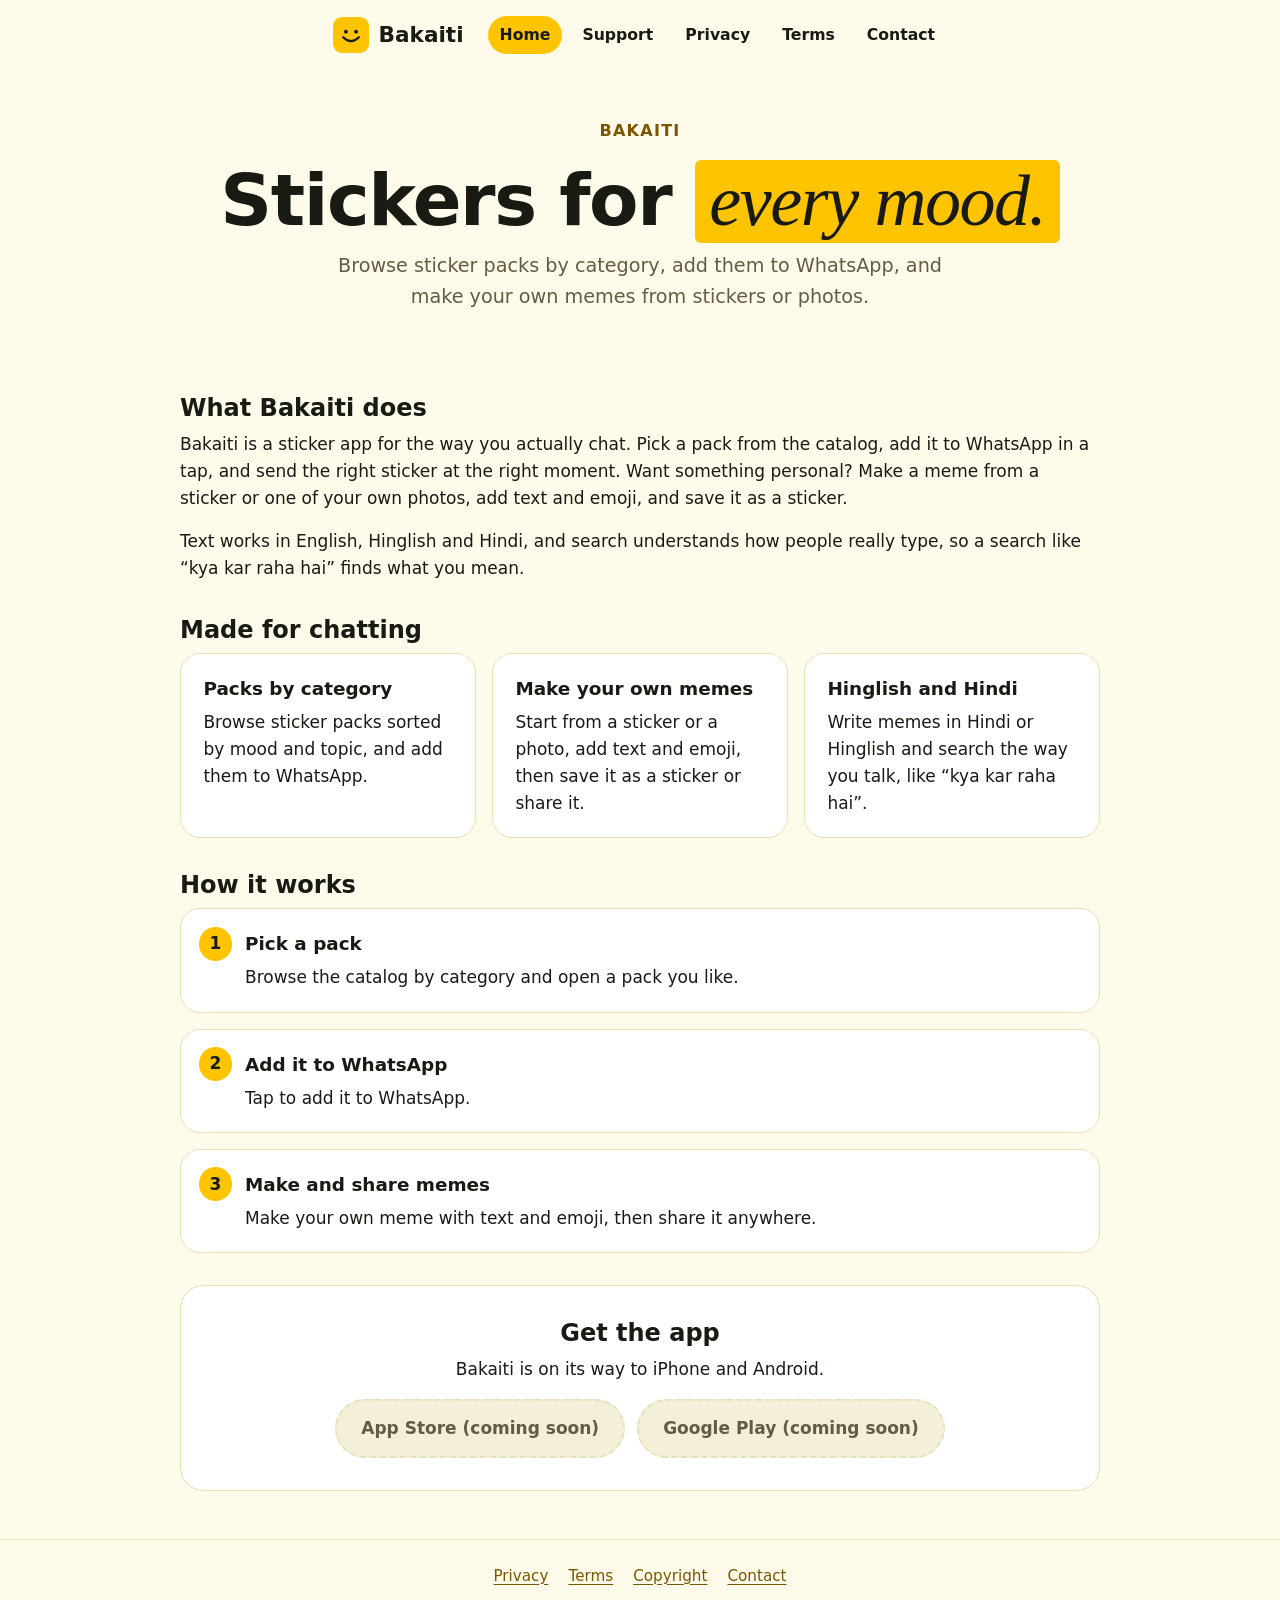
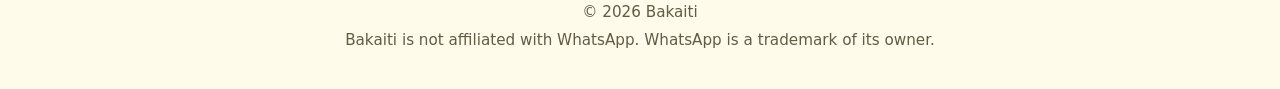
<file: index.html>
<!DOCTYPE html>
<html lang="en">
<head>
  <meta charset="utf-8">
  <meta name="viewport" content="width=device-width, initial-scale=1">
  <title>Bakaiti - Stickers for every mood.</title>
  <meta name="description" content="Bakaiti is a sticker and meme app. Browse sticker packs by category, add them to WhatsApp, and make your own memes with text and emoji.">
  <meta name="color-scheme" content="light dark">
  <link rel="icon" href="favicon.svg" type="image/svg+xml">
  <link rel="stylesheet" href="css/style.css">
</head>
<body>
  <a class="skip" href="#main">Skip to content</a>
  <header class="site-header">
    <a class="brand" href="index.html"><img src="favicon.svg" alt="" width="36" height="36"><span>Bakaiti</span></a>
    <nav aria-label="Main">
      <ul>
        <li><a href="index.html" aria-current="page">Home</a></li>
        <li><a href="support.html">Support</a></li>
        <li><a href="privacy.html">Privacy</a></li>
        <li><a href="terms.html">Terms</a></li>
        <li><a href="contact.html">Contact</a></li>
      </ul>
    </nav>
  </header>
  <main id="main">

    <section class="hero">
      <p class="name">Bakaiti</p>
      <h1>Stickers for <span class="accent">every mood.</span></h1>
      <p class="lead">Browse sticker packs by category, add them to WhatsApp, and make your own memes from stickers or photos.</p>
    </section>

    <section aria-labelledby="what">
      <h2 id="what">What Bakaiti does</h2>
      <p>Bakaiti is a sticker app for the way you actually chat. Pick a pack from the catalog, add it to WhatsApp in a tap, and send the right sticker at the right moment. Want something personal? Make a meme from a sticker or one of your own photos, add text and emoji, and save it as a sticker.</p>
      <p>Text works in English, Hinglish and Hindi, and search understands how people really type, so a search like &ldquo;kya kar raha hai&rdquo; finds what you mean.</p>
    </section>

    <section aria-labelledby="features">
      <h2 id="features">Made for chatting</h2>
      <div class="grid three">
        <article class="card"><h3>Packs by category</h3><p>Browse sticker packs sorted by mood and topic, and add them to WhatsApp.</p></article>
        <article class="card"><h3>Make your own memes</h3><p>Start from a sticker or a photo, add text and emoji, then save it as a sticker or share it.</p></article>
        <article class="card"><h3>Hinglish and Hindi</h3><p>Write memes in Hindi or Hinglish and search the way you talk, like &ldquo;kya kar raha hai&rdquo;.</p></article>
      </div>
    </section>

    <section aria-labelledby="how">
      <h2 id="how">How it works</h2>
      <ol class="steps">
        <li><h3>Pick a pack</h3>Browse the catalog by category and open a pack you like.</li>
        <li><h3>Add it to WhatsApp</h3>Tap to add it to WhatsApp.</li>
        <li><h3>Make and share memes</h3>Make your own meme with text and emoji, then share it anywhere.</li>
      </ol>
    </section>

    <section class="cta" aria-labelledby="get">
      <h2 id="get" style="margin-top:0">Get the app</h2>
      <p>Bakaiti is on its way to iPhone and Android.</p>
      <div class="buttons">
        <span class="btn btn-disabled" role="link" aria-disabled="true">App Store (coming soon)</span>
        <span class="btn btn-disabled" role="link" aria-disabled="true">Google Play (coming soon)</span>
      </div>
    </section>
  </main>
  <footer class="site-footer">
    <nav aria-label="Footer">
      <ul>
        <li><a href="privacy.html">Privacy</a></li>
        <li><a href="terms.html">Terms</a></li>
        <li><a href="copyright.html">Copyright</a></li>
        <li><a href="contact.html">Contact</a></li>
      </ul>
    </nav>
    <p>&copy; 2026 Bakaiti</p>
    <p>Bakaiti is not affiliated with WhatsApp. WhatsApp is a trademark of its owner.</p>
  </footer>
</body>
</html>
</file>
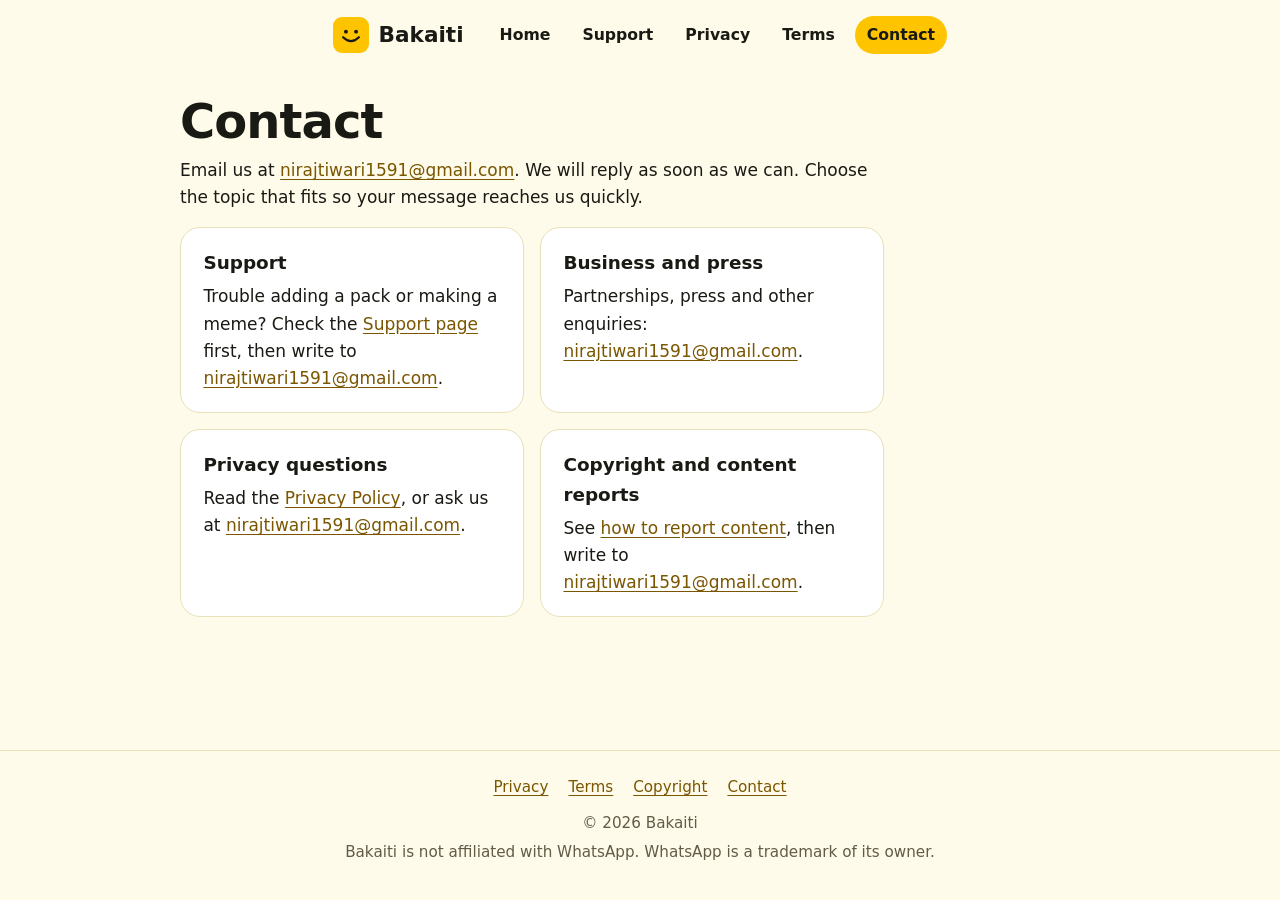
<file: contact.html>
<!DOCTYPE html>
<html lang="en">
<head>
  <meta charset="utf-8">
  <meta name="viewport" content="width=device-width, initial-scale=1">
  <title>Contact - Bakaiti</title>
  <meta name="description" content="How to contact the Bakaiti team about support, business and press, privacy, or copyright and content reports.">
  <meta name="color-scheme" content="light dark">
  <link rel="icon" href="favicon.svg" type="image/svg+xml">
  <link rel="stylesheet" href="css/style.css">
</head>
<body>
  <a class="skip" href="#main">Skip to content</a>
  <header class="site-header">
    <a class="brand" href="index.html"><img src="favicon.svg" alt="" width="36" height="36"><span>Bakaiti</span></a>
    <nav aria-label="Main">
      <ul>
        <li><a href="index.html">Home</a></li>
        <li><a href="support.html">Support</a></li>
        <li><a href="privacy.html">Privacy</a></li>
        <li><a href="terms.html">Terms</a></li>
        <li><a href="contact.html" aria-current="page">Contact</a></li>
      </ul>
    </nav>
  </header>
  <main id="main">

    <div class="prose">
      <h1>Contact</h1>
      <p>Email us at <a href="mailto:nirajtiwari1591@gmail.com">nirajtiwari1591@gmail.com</a>. We will reply as soon as we can. Choose the topic that fits so your message reaches us quickly.</p>
      <div class="grid two">
        <article class="card"><h3>Support</h3><p>Trouble adding a pack or making a meme? Check the <a href="support.html">Support page</a> first, then write to <a href="mailto:nirajtiwari1591@gmail.com">nirajtiwari1591@gmail.com</a>.</p></article>
        <article class="card"><h3>Business and press</h3><p>Partnerships, press and other enquiries: <a href="mailto:nirajtiwari1591@gmail.com">nirajtiwari1591@gmail.com</a>.</p></article>
        <article class="card"><h3>Privacy questions</h3><p>Read the <a href="privacy.html">Privacy Policy</a>, or ask us at <a href="mailto:nirajtiwari1591@gmail.com">nirajtiwari1591@gmail.com</a>.</p></article>
        <article class="card"><h3>Copyright and content reports</h3><p>See <a href="copyright.html">how to report content</a>, then write to <a href="mailto:nirajtiwari1591@gmail.com">nirajtiwari1591@gmail.com</a>.</p></article>
      </div>
    </div>
  </main>
  <footer class="site-footer">
    <nav aria-label="Footer">
      <ul>
        <li><a href="privacy.html">Privacy</a></li>
        <li><a href="terms.html">Terms</a></li>
        <li><a href="copyright.html">Copyright</a></li>
        <li><a href="contact.html">Contact</a></li>
      </ul>
    </nav>
    <p>&copy; 2026 Bakaiti</p>
    <p>Bakaiti is not affiliated with WhatsApp. WhatsApp is a trademark of its owner.</p>
  </footer>
</body>
</html>
</file>
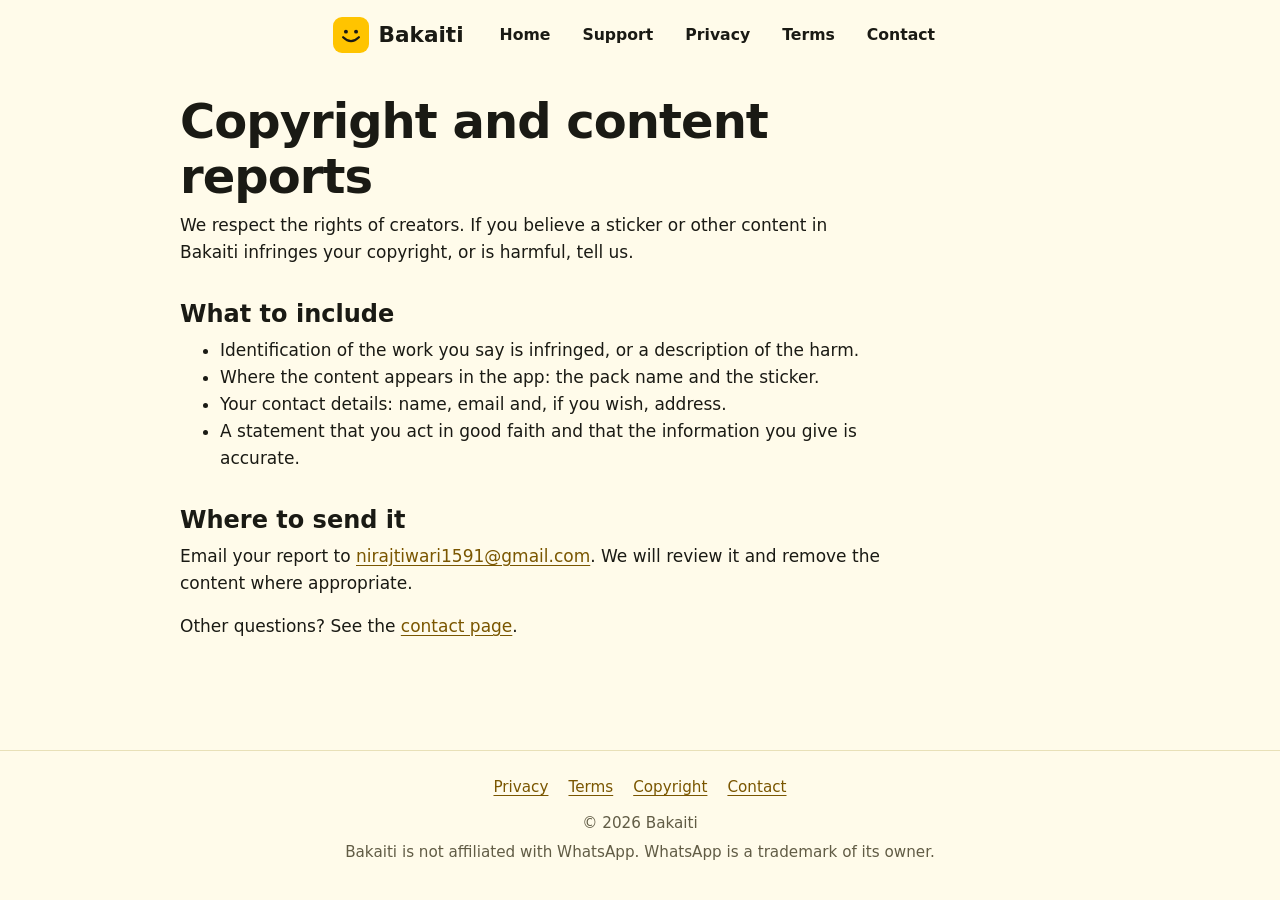
<file: copyright.html>
<!DOCTYPE html>
<html lang="en">
<head>
  <meta charset="utf-8">
  <meta name="viewport" content="width=device-width, initial-scale=1">
  <title>Copyright and content reports - Bakaiti</title>
  <meta name="description" content="How to report copyright-infringing or harmful content in Bakaiti.">
  <meta name="color-scheme" content="light dark">
  <link rel="icon" href="favicon.svg" type="image/svg+xml">
  <link rel="stylesheet" href="css/style.css">
</head>
<body>
  <a class="skip" href="#main">Skip to content</a>
  <header class="site-header">
    <a class="brand" href="index.html"><img src="favicon.svg" alt="" width="36" height="36"><span>Bakaiti</span></a>
    <nav aria-label="Main">
      <ul>
        <li><a href="index.html">Home</a></li>
        <li><a href="support.html">Support</a></li>
        <li><a href="privacy.html">Privacy</a></li>
        <li><a href="terms.html">Terms</a></li>
        <li><a href="contact.html">Contact</a></li>
      </ul>
    </nav>
  </header>
  <main id="main">

    <div class="prose">
      <h1>Copyright and content reports</h1>
      <p>We respect the rights of creators. If you believe a sticker or other content in Bakaiti infringes your copyright, or is harmful, tell us.</p>
      <h2>What to include</h2>
      <ul>
        <li>Identification of the work you say is infringed, or a description of the harm.</li>
        <li>Where the content appears in the app: the pack name and the sticker.</li>
        <li>Your contact details: name, email and, if you wish, address.</li>
        <li>A statement that you act in good faith and that the information you give is accurate.</li>
      </ul>
      <h2>Where to send it</h2>
      <p>Email your report to <a href="mailto:nirajtiwari1591@gmail.com">nirajtiwari1591@gmail.com</a>. We will review it and remove the content where appropriate.</p>
      <p>Other questions? See the <a href="contact.html">contact page</a>.</p>
    </div>
  </main>
  <footer class="site-footer">
    <nav aria-label="Footer">
      <ul>
        <li><a href="privacy.html">Privacy</a></li>
        <li><a href="terms.html">Terms</a></li>
        <li><a href="copyright.html">Copyright</a></li>
        <li><a href="contact.html">Contact</a></li>
      </ul>
    </nav>
    <p>&copy; 2026 Bakaiti</p>
    <p>Bakaiti is not affiliated with WhatsApp. WhatsApp is a trademark of its owner.</p>
  </footer>
</body>
</html>
</file>
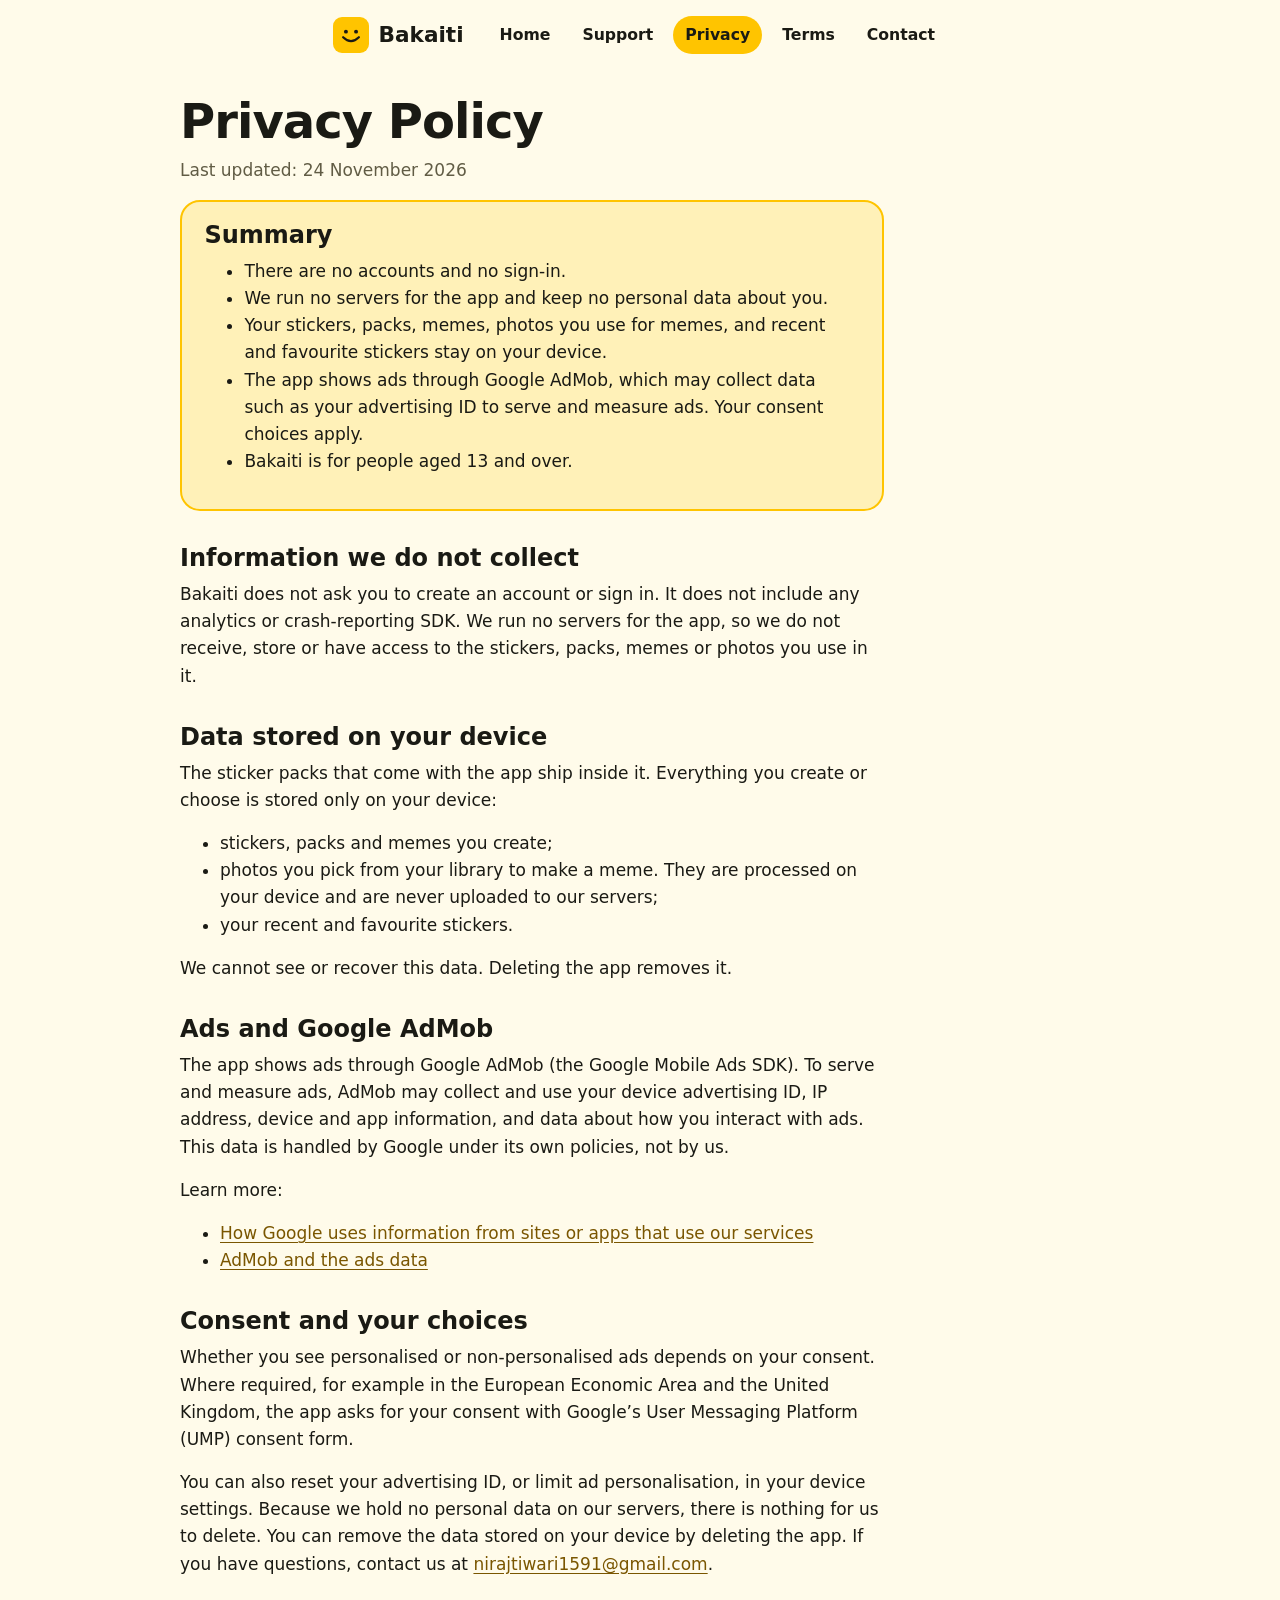
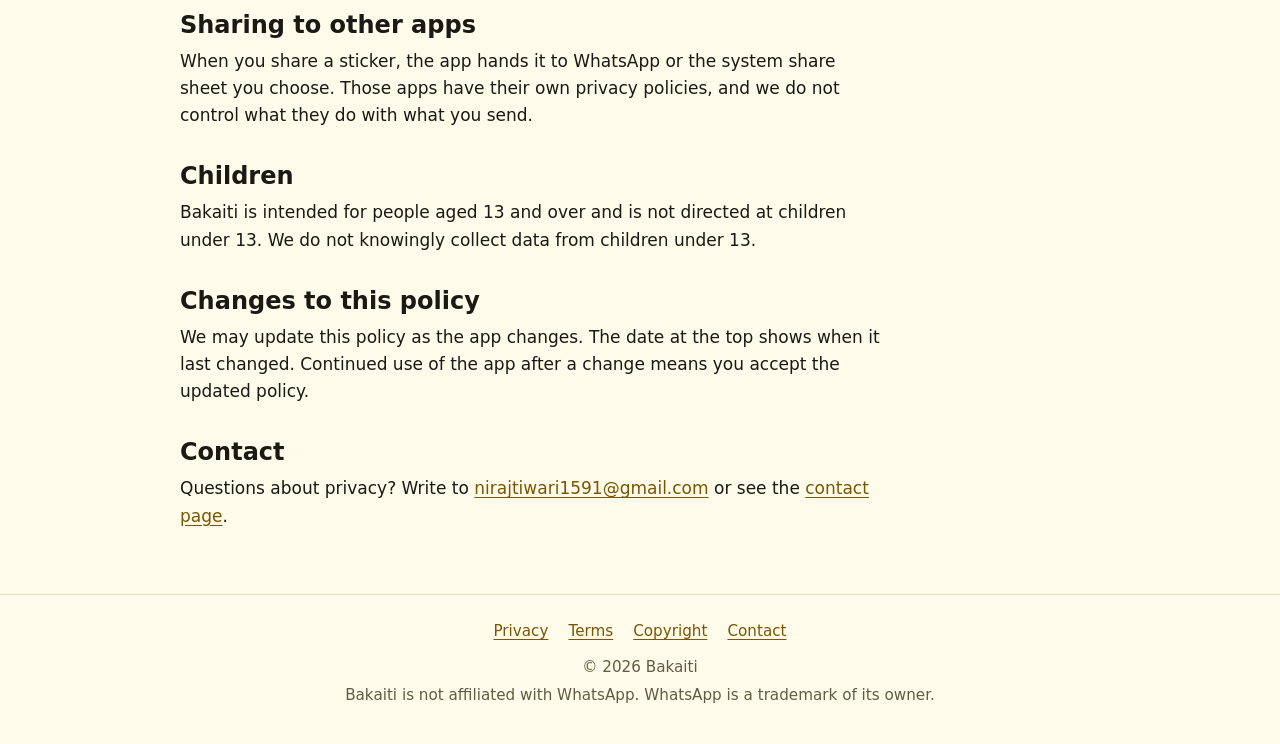
<file: privacy.html>
<!DOCTYPE html>
<html lang="en">
<head>
  <meta charset="utf-8">
  <meta name="viewport" content="width=device-width, initial-scale=1">
  <title>Privacy Policy - Bakaiti</title>
  <meta name="description" content="How Bakaiti handles your data: no accounts, no analytics, content stays on your device, and ads are served through Google AdMob.">
  <meta name="color-scheme" content="light dark">
  <link rel="icon" href="favicon.svg" type="image/svg+xml">
  <link rel="stylesheet" href="css/style.css">
</head>
<body>
  <!-- NOTE: This policy is a plain-language draft, not legal advice. The owner should review it before publishing. -->
  <a class="skip" href="#main">Skip to content</a>
  <header class="site-header">
    <a class="brand" href="index.html"><img src="favicon.svg" alt="" width="36" height="36"><span>Bakaiti</span></a>
    <nav aria-label="Main">
      <ul>
        <li><a href="index.html">Home</a></li>
        <li><a href="support.html">Support</a></li>
        <li><a href="privacy.html" aria-current="page">Privacy</a></li>
        <li><a href="terms.html">Terms</a></li>
        <li><a href="contact.html">Contact</a></li>
      </ul>
    </nav>
  </header>
  <main id="main">

    <div class="prose">
      <h1>Privacy Policy</h1>
      <p class="updated">Last updated: 24 November 2026</p>

      <div class="summary">
        <h2>Summary</h2>
        <ul>
          <li>There are no accounts and no sign-in.</li>
          <li>We run no servers for the app and keep no personal data about you.</li>
          <li>Your stickers, packs, memes, photos you use for memes, and recent and favourite stickers stay on your device.</li>
          <li>The app shows ads through Google AdMob, which may collect data such as your advertising ID to serve and measure ads. Your consent choices apply.</li>
          <li>Bakaiti is for people aged 13 and over.</li>
        </ul>
      </div>

      <h2>Information we do not collect</h2>
      <p>Bakaiti does not ask you to create an account or sign in. It does not include any analytics or crash-reporting SDK. We run no servers for the app, so we do not receive, store or have access to the stickers, packs, memes or photos you use in it.</p>

      <h2>Data stored on your device</h2>
      <p>The sticker packs that come with the app ship inside it. Everything you create or choose is stored only on your device:</p>
      <ul>
        <li>stickers, packs and memes you create;</li>
        <li>photos you pick from your library to make a meme. They are processed on your device and are never uploaded to our servers;</li>
        <li>your recent and favourite stickers.</li>
      </ul>
      <p>We cannot see or recover this data. Deleting the app removes it.</p>

      <h2>Ads and Google AdMob</h2>
      <p>The app shows ads through Google AdMob (the Google Mobile Ads SDK). To serve and measure ads, AdMob may collect and use your device advertising ID, IP address, device and app information, and data about how you interact with ads. This data is handled by Google under its own policies, not by us.</p>
      <p>Learn more:</p>
      <ul>
        <li><a href="https://policies.google.com/technologies/partner-sites" rel="noopener">How Google uses information from sites or apps that use our services</a></li>
        <li><a href="https://support.google.com/admob/answer/6128543" rel="noopener">AdMob and the ads data</a></li>
      </ul>

      <h2>Consent and your choices</h2>
      <p>Whether you see personalised or non-personalised ads depends on your consent. Where required, for example in the European Economic Area and the United Kingdom, the app asks for your consent with Google&rsquo;s User Messaging Platform (UMP) consent form.</p>
      <p>You can also reset your advertising ID, or limit ad personalisation, in your device settings. Because we hold no personal data on our servers, there is nothing for us to delete. You can remove the data stored on your device by deleting the app. If you have questions, contact us at <a href="mailto:nirajtiwari1591@gmail.com">nirajtiwari1591@gmail.com</a>.</p>

      <h2>Sharing to other apps</h2>
      <p>When you share a sticker, the app hands it to WhatsApp or the system share sheet you choose. Those apps have their own privacy policies, and we do not control what they do with what you send.</p>

      <h2>Children</h2>
      <p>Bakaiti is intended for people aged 13 and over and is not directed at children under 13. We do not knowingly collect data from children under 13.</p>

      <h2>Changes to this policy</h2>
      <p>We may update this policy as the app changes. The date at the top shows when it last changed. Continued use of the app after a change means you accept the updated policy.</p>

      <h2>Contact</h2>
      <p>Questions about privacy? Write to <a href="mailto:nirajtiwari1591@gmail.com">nirajtiwari1591@gmail.com</a> or see the <a href="contact.html">contact page</a>.</p>
    </div>
  </main>
  <footer class="site-footer">
    <nav aria-label="Footer">
      <ul>
        <li><a href="privacy.html">Privacy</a></li>
        <li><a href="terms.html">Terms</a></li>
        <li><a href="copyright.html">Copyright</a></li>
        <li><a href="contact.html">Contact</a></li>
      </ul>
    </nav>
    <p>&copy; 2026 Bakaiti</p>
    <p>Bakaiti is not affiliated with WhatsApp. WhatsApp is a trademark of its owner.</p>
  </footer>
</body>
</html>
</file>
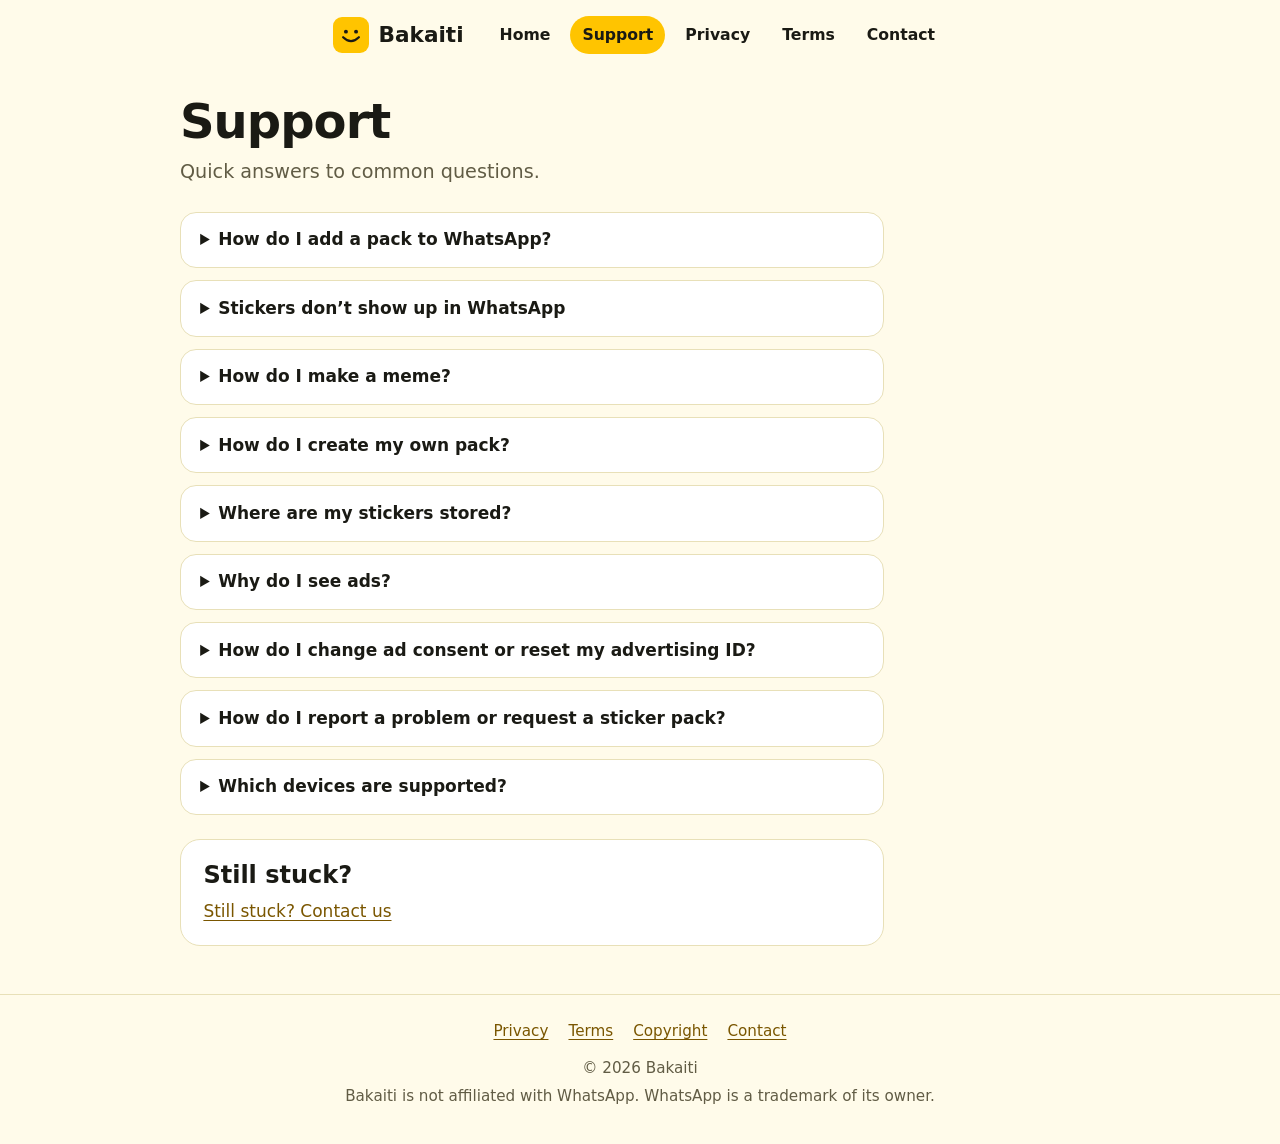
<file: support.html>
<!DOCTYPE html>
<html lang="en">
<head>
  <meta charset="utf-8">
  <meta name="viewport" content="width=device-width, initial-scale=1">
  <title>Support - Bakaiti</title>
  <meta name="description" content="Answers to common questions about Bakaiti: adding packs to WhatsApp, making memes, ads and more.">
  <meta name="color-scheme" content="light dark">
  <link rel="icon" href="favicon.svg" type="image/svg+xml">
  <link rel="stylesheet" href="css/style.css">
</head>
<body>
  <a class="skip" href="#main">Skip to content</a>
  <header class="site-header">
    <a class="brand" href="index.html"><img src="favicon.svg" alt="" width="36" height="36"><span>Bakaiti</span></a>
    <nav aria-label="Main">
      <ul>
        <li><a href="index.html">Home</a></li>
        <li><a href="support.html" aria-current="page">Support</a></li>
        <li><a href="privacy.html">Privacy</a></li>
        <li><a href="terms.html">Terms</a></li>
        <li><a href="contact.html">Contact</a></li>
      </ul>
    </nav>
  </header>
  <main id="main">

    <div class="prose">
      <h1>Support</h1>
      <p class="lead" style="margin-left:0">Quick answers to common questions.</p>
      <details>
        <summary>How do I add a pack to WhatsApp?</summary>
        <p>Open the pack in Bakaiti and tap the WhatsApp button. WhatsApp opens and asks you to confirm adding the pack. Tap Add, then find the stickers in the sticker tray of any chat. This works the same on iPhone (iOS) and Android. WhatsApp must be installed.</p>
      </details>
      <details>
        <summary>Stickers don&rsquo;t show up in WhatsApp</summary>
        <ul>
          <li>Make sure WhatsApp is up to date and fully closed, then open it again.</li>
          <li>In a chat, tap the emoji icon, then the sticker tab, and look for the pack in your list.</li>
          <li>Go back to Bakaiti and add the pack again.</li>
          <li>Restart your phone if the pack still does not appear.</li>
        </ul>
        <p>Still nothing? <a href="contact.html">Contact us</a> with your phone model and OS version.</p>
      </details>
      <details>
        <summary>How do I make a meme?</summary>
        <ol>
          <li>Tap Create meme.</li>
          <li>Pick a background colour or choose a photo from your library.</li>
          <li>Add text and emoji, and move or resize them.</li>
          <li>Save it as a sticker, or share it.</li>
        </ol>
      </details>
      <details>
        <summary>How do I create my own pack?</summary>
        <p>Tap New pack, give it a name, and add the stickers or memes you made. You can then add your pack to WhatsApp like any other pack.</p>
      </details>
      <details>
        <summary>Where are my stickers stored?</summary>
        <p>On your device only. We run no servers for the app, so your stickers, packs, memes and photos are never uploaded. Deleting the app removes them. See the <a href="privacy.html">Privacy Policy</a>.</p>
      </details>
      <details>
        <summary>Why do I see ads?</summary>
        <p>Ads help keep Bakaiti free. They are shown through Google AdMob. See the <a href="privacy.html">Privacy Policy</a> for details.</p>
      </details>
      <details>
        <summary>How do I change ad consent or reset my advertising ID?</summary>
        <p>Ad personalisation and your advertising ID are controlled in your device settings. On iPhone, look under Privacy &amp; Security (Tracking and Apple Advertising). On Android, look under Settings, then Privacy, then Ads, where you can delete or reset your advertising ID. Where consent is required, such as in the EEA and UK, you choose in the consent form the app shows.</p>
      </details>
      <details>
        <summary>How do I report a problem or request a sticker pack?</summary>
        <p>Use the <a href="contact.html">contact page</a> and tell us what happened, or which pack you would like to see. To report content, see <a href="copyright.html">Copyright and content reports</a>.</p>
      </details>
      <details>
        <summary>Which devices are supported?</summary>
        <p>iPhone with iOS 17 or later, and Android 8.0 (API level 26) or later.</p>
      </details>

      <div class="card" style="margin-top:1.5rem">
        <h2 style="margin-top:0">Still stuck?</h2>
        <p><a href="contact.html">Still stuck? Contact us</a></p>
      </div>
    </div>
  </main>
  <footer class="site-footer">
    <nav aria-label="Footer">
      <ul>
        <li><a href="privacy.html">Privacy</a></li>
        <li><a href="terms.html">Terms</a></li>
        <li><a href="copyright.html">Copyright</a></li>
        <li><a href="contact.html">Contact</a></li>
      </ul>
    </nav>
    <p>&copy; 2026 Bakaiti</p>
    <p>Bakaiti is not affiliated with WhatsApp. WhatsApp is a trademark of its owner.</p>
  </footer>
</body>
</html>
</file>
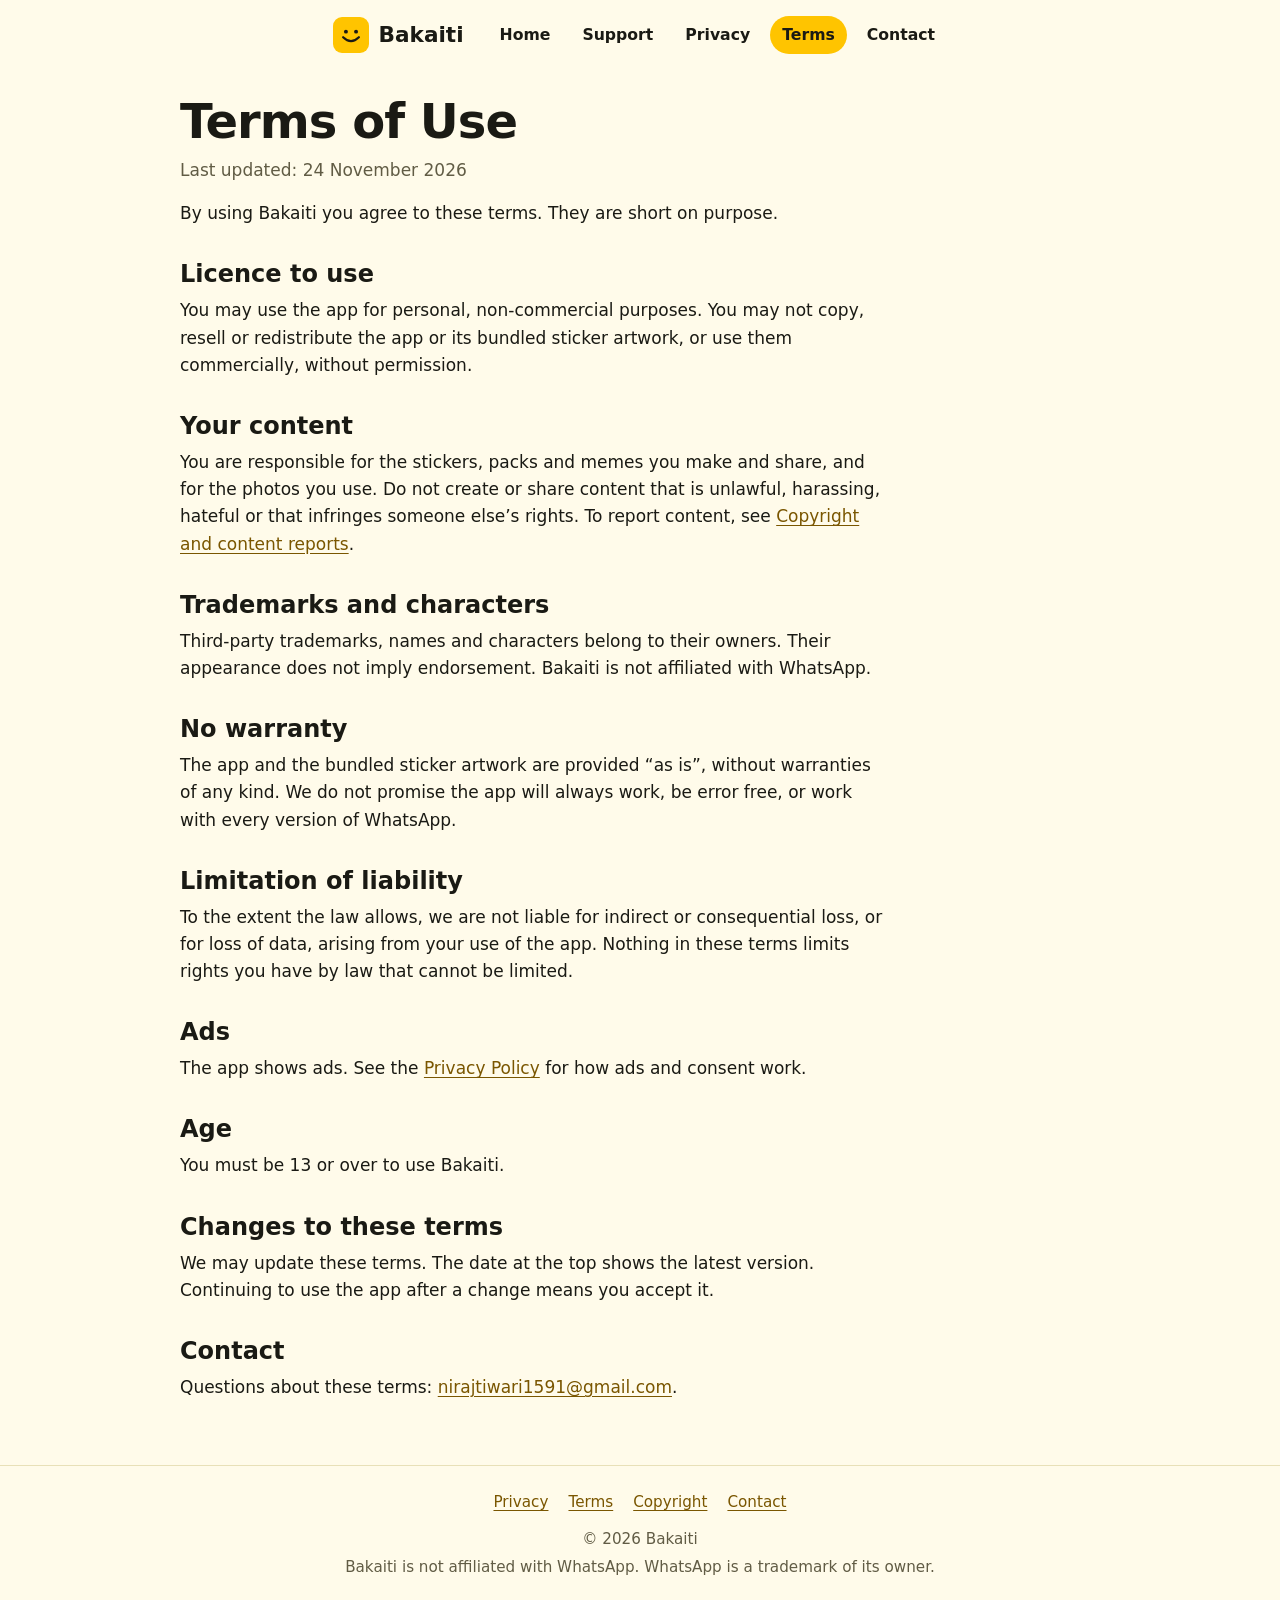
<file: terms.html>
<!DOCTYPE html>
<html lang="en">
<head>
  <meta charset="utf-8">
  <meta name="viewport" content="width=device-width, initial-scale=1">
  <title>Terms of Use - Bakaiti</title>
  <meta name="description" content="The terms for using the Bakaiti sticker and meme app.">
  <meta name="color-scheme" content="light dark">
  <link rel="icon" href="favicon.svg" type="image/svg+xml">
  <link rel="stylesheet" href="css/style.css">
</head>
<body>
  <a class="skip" href="#main">Skip to content</a>
  <header class="site-header">
    <a class="brand" href="index.html"><img src="favicon.svg" alt="" width="36" height="36"><span>Bakaiti</span></a>
    <nav aria-label="Main">
      <ul>
        <li><a href="index.html">Home</a></li>
        <li><a href="support.html">Support</a></li>
        <li><a href="privacy.html">Privacy</a></li>
        <li><a href="terms.html" aria-current="page">Terms</a></li>
        <li><a href="contact.html">Contact</a></li>
      </ul>
    </nav>
  </header>
  <main id="main">

    <div class="prose">
      <h1>Terms of Use</h1>
      <p class="updated">Last updated: 24 November 2026</p>
      <p>By using Bakaiti you agree to these terms. They are short on purpose.</p>

      <h2>Licence to use</h2>
      <p>You may use the app for personal, non-commercial purposes. You may not copy, resell or redistribute the app or its bundled sticker artwork, or use them commercially, without permission.</p>

      <h2>Your content</h2>
      <p>You are responsible for the stickers, packs and memes you make and share, and for the photos you use. Do not create or share content that is unlawful, harassing, hateful or that infringes someone else&rsquo;s rights. To report content, see <a href="copyright.html">Copyright and content reports</a>.</p>

      <h2>Trademarks and characters</h2>
      <p>Third-party trademarks, names and characters belong to their owners. Their appearance does not imply endorsement. Bakaiti is not affiliated with WhatsApp.</p>

      <h2>No warranty</h2>
      <p>The app and the bundled sticker artwork are provided &ldquo;as is&rdquo;, without warranties of any kind. We do not promise the app will always work, be error free, or work with every version of WhatsApp.</p>

      <h2>Limitation of liability</h2>
      <p>To the extent the law allows, we are not liable for indirect or consequential loss, or for loss of data, arising from your use of the app. Nothing in these terms limits rights you have by law that cannot be limited.</p>

      <h2>Ads</h2>
      <p>The app shows ads. See the <a href="privacy.html">Privacy Policy</a> for how ads and consent work.</p>

      <h2>Age</h2>
      <p>You must be 13 or over to use Bakaiti.</p>

      <h2>Changes to these terms</h2>
      <p>We may update these terms. The date at the top shows the latest version. Continuing to use the app after a change means you accept it.</p>

      <h2>Contact</h2>
      <p>Questions about these terms: <a href="mailto:nirajtiwari1591@gmail.com">nirajtiwari1591@gmail.com</a>.</p>
    </div>
  </main>
  <footer class="site-footer">
    <nav aria-label="Footer">
      <ul>
        <li><a href="privacy.html">Privacy</a></li>
        <li><a href="terms.html">Terms</a></li>
        <li><a href="copyright.html">Copyright</a></li>
        <li><a href="contact.html">Contact</a></li>
      </ul>
    </nav>
    <p>&copy; 2026 Bakaiti</p>
    <p>Bakaiti is not affiliated with WhatsApp. WhatsApp is a trademark of its owner.</p>
  </footer>
</body>
</html>
</file>
<file: css/style.css>
:root {
  --bg: #FFFBEA;
  --text: #1A1A14;
  --muted: #615C45;
  --accent: #FFC400;
  --on-accent: #1A1A14;
  --primary: #1A1A14;
  --on-primary: #FFFFFF;
  --accent-text: #7A5600;
  --tint: #FFF1B8;
  --card: #FFFFFF;
  --border: #E8E0B8;
  --disabled-bg: #F3EFD9;
  --focus: #1A1A14;
  --radius: 20px;
  --font: system-ui, -apple-system, "Segoe UI", Roboto, "Helvetica Neue", Arial, sans-serif;
  --serif: Georgia, "Times New Roman", serif;
}
@media (prefers-color-scheme: dark) {
  :root {
    --bg: #14130D;
    --text: #F5F1DC;
    --muted: #BDB78F;
    --primary: #FFC400;
    --on-primary: #1A1A14;
    --accent-text: #FFD54A;
    --tint: #2A2410;
    --card: #1E1C12;
    --border: #3A3720;
    --disabled-bg: #26241A;
    --focus: #FFD54A;
  }
}
* { box-sizing: border-box; }
html { -webkit-text-size-adjust: 100%; }
body {
  margin: 0;
  min-height: 100vh;
  display: flex;
  flex-direction: column;
  font-family: var(--font);
  font-size: 1.0625rem;
  line-height: 1.6;
  color: var(--text);
  background: var(--bg);
}
main { flex: 1; width: 100%; max-width: 960px; margin: 0 auto; padding: 1.5rem 1.25rem 3rem; }
a { color: var(--accent-text); text-underline-offset: 3px; }
a:focus-visible, summary:focus-visible, .btn:focus-visible {
  outline: 3px solid var(--focus);
  outline-offset: 3px;
  border-radius: 8px;
}
.skip {
  position: absolute; left: 1rem; top: -4rem; z-index: 10;
  background: var(--text); color: var(--bg); padding: .6rem 1rem; border-radius: 10px;
}
.skip:focus { top: 1rem; }
.site-header { max-width: 960px; margin: 0 auto; padding: 1rem 1.25rem 0; display: flex; flex-wrap: wrap; align-items: center; justify-content: space-between; gap: .5rem 1.5rem; }
.brand { display: flex; align-items: center; gap: .6rem; font-weight: 800; font-size: 1.35rem; color: var(--text); text-decoration: none; }
.brand img { width: 36px; height: 36px; }
.site-header nav ul { list-style: none; margin: 0; padding: 0; display: flex; flex-wrap: wrap; gap: .25rem .5rem; }
.site-header nav a { display: inline-block; padding: .4rem .75rem; border-radius: 999px; color: var(--text); text-decoration: none; font-weight: 600; font-size: .98rem; }
.site-header nav a:hover { background: var(--card); }
.site-header nav a[aria-current="page"] { background: var(--accent); color: var(--on-accent); }
h1 { font-size: clamp(2rem, 7vw, 3rem); line-height: 1.15; margin: 1rem 0 .5rem; font-weight: 800; letter-spacing: -.02em; }
h2 { font-size: 1.5rem; line-height: 1.25; margin: 2rem 0 .5rem; }
h3 { font-size: 1.15rem; margin: 0 0 .35rem; }
p, ul, ol { margin: 0 0 1rem; }
.hero { text-align: center; padding: 2.5rem 0 1.5rem; }
.hero .name { margin: 0; font-weight: 700; color: var(--accent-text); letter-spacing: .08em; text-transform: uppercase; font-size: 1rem; }
.hero h1 { font-size: clamp(2.6rem, 11vw, 4.5rem); font-weight: 900; }
.accent { display: inline-block; font-family: var(--serif); font-style: italic; font-weight: 400; color: #1A1A14; background: var(--accent); padding: 0 .2em; border-radius: 6px; }
.lead { font-size: 1.2rem; color: var(--muted); max-width: 40rem; margin: 0 auto 1.5rem; }
.grid { display: grid; gap: 1rem; grid-template-columns: 1fr; }
@media (min-width: 640px) { .grid.three { grid-template-columns: repeat(3, 1fr); } .grid.two { grid-template-columns: repeat(2, 1fr); } }
.card { background: var(--card); border: 1px solid var(--border); border-radius: var(--radius); padding: 1.25rem 1.4rem; }
.card p:last-child { margin-bottom: 0; }
.steps { list-style: none; padding: 0; counter-reset: step; display: grid; gap: 1rem; }
.steps li { counter-increment: step; background: var(--card); border: 1px solid var(--border); border-radius: var(--radius); padding: 1.25rem 1.4rem 1.25rem 4rem; position: relative; }
.steps li::before { content: counter(step); position: absolute; left: 1.1rem; top: 1.1rem; width: 2.1rem; height: 2.1rem; border-radius: 50%; background: var(--accent); color: var(--on-accent); font-weight: 800; display: grid; place-items: center; }
.cta { text-align: center; background: var(--card); border: 1px solid var(--border); border-radius: 24px; padding: 2rem 1.25rem; margin-top: 2rem; }
.buttons { display: flex; flex-wrap: wrap; gap: .75rem; justify-content: center; }
.btn { display: inline-block; padding: .85rem 1.5rem; border-radius: 999px; font-weight: 700; background: var(--primary); color: var(--on-primary); text-decoration: none; }
.btn-disabled { background: var(--disabled-bg); color: var(--muted); border: 2px dashed var(--border); cursor: not-allowed; }
.summary { background: var(--tint); border: 2px solid var(--accent); border-radius: var(--radius); padding: 1.1rem 1.4rem; margin: 1rem 0; }
.summary h2 { margin-top: 0; }
.updated { color: var(--muted); }
.prose { max-width: 44rem; }
details { background: var(--card); border: 1px solid var(--border); border-radius: 16px; padding: .85rem 1.2rem; margin-bottom: .75rem; }
summary { cursor: pointer; font-weight: 700; }
details[open] summary { margin-bottom: .6rem; }
.site-footer { border-top: 1px solid var(--border); padding: 1.5rem 1.25rem 2rem; text-align: center; color: var(--muted); font-size: .95rem; }
.site-footer ul { list-style: none; margin: 0 0 .75rem; padding: 0; display: flex; flex-wrap: wrap; gap: .25rem 1.25rem; justify-content: center; }
.site-footer p { margin: .25rem auto; max-width: 40rem; }
.center { text-align: center; }
</file>
